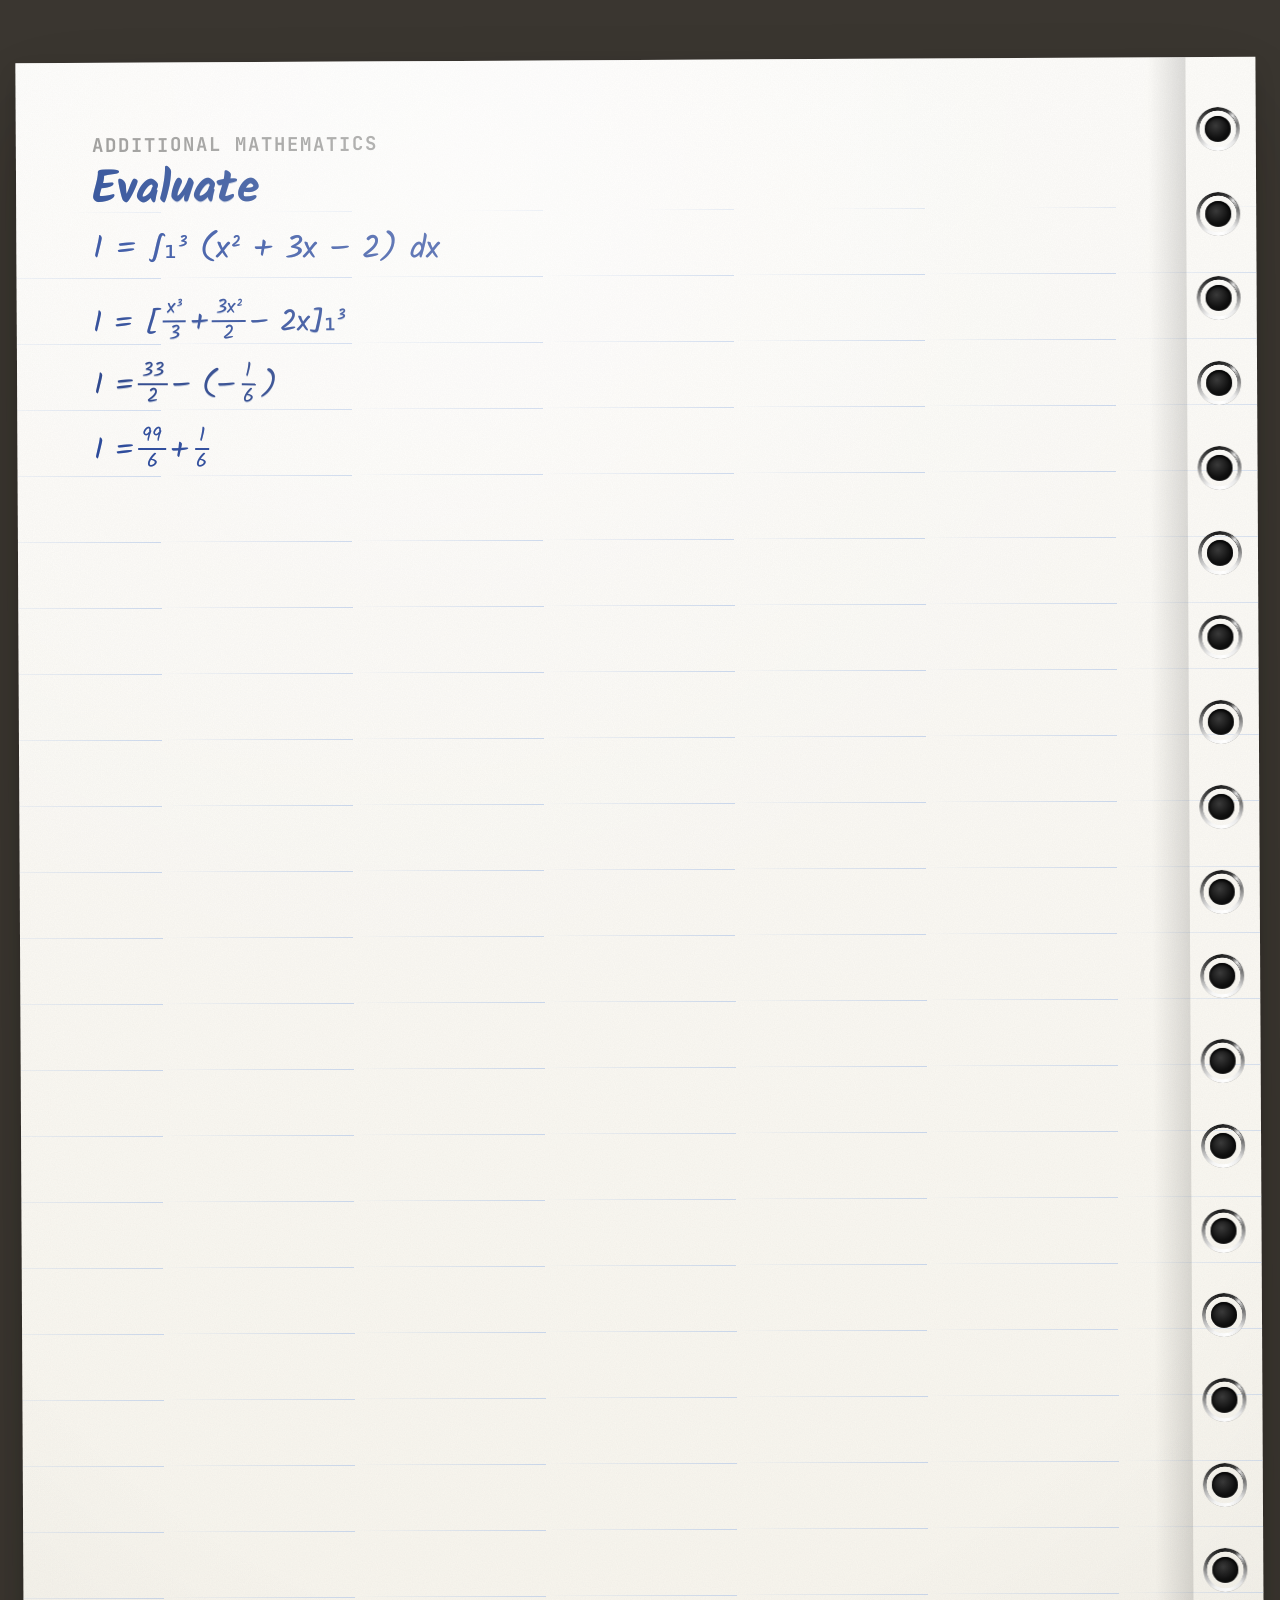
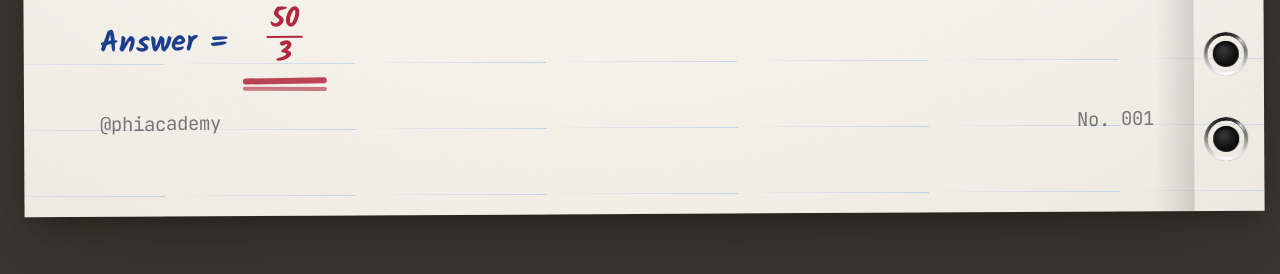
<file: index (2).html>
<!DOCTYPE html>
<html lang="en">
<head>
<meta charset="UTF-8">
<meta name="viewport" content="width=device-width, initial-scale=1.0">
<title>PhiAcademy — Worked Solution Card</title>
<link rel="preconnect" href="https://fonts.googleapis.com">
<link rel="preconnect" href="https://fonts.gstatic.com" crossorigin>
<link href="https://fonts.googleapis.com/css2?family=Kalam:wght@400;700&family=Patrick+Hand&family=JetBrains+Mono:wght@400;500;700&display=swap" rel="stylesheet">
<style>
  :root{
    --paper:#fdfcf9;
    --paper-warm:#f7f4ec;
    --rule-blue:#b9cbe8;
    --ink-blue:#1c3f8f;
    --ink-red:#b3273e;
    --graphite:#2a2a28;
    --shadow:rgba(20,15,5,0.28);
  }

  *{box-sizing:border-box;}

  html,body{ margin:0; }

  body{
    min-height:100vh;
    display:flex;
    align-items:center;
    justify-content:center;
    background:#3a3630;
    font-family:'Patrick Hand', cursive;
  }

  .stage{ padding:60px; }
  body.embed .stage{ padding:0; background:transparent; }
  body.embed{ background:transparent; }

  /* A4 real-notebook proportions (210:297mm), not social-post 4:5 */
  .page{
    position:relative;
    width:1240px;
    height:1754px;
    background:
      radial-gradient(120% 90% at 30% 0%, rgba(255,255,255,0.55), transparent 60%),
      linear-gradient(180deg, var(--paper) 0%, var(--paper-warm) 100%);
    box-shadow:
      0 40px 90px -20px var(--shadow),
      0 10px 25px -8px rgba(0,0,0,0.35);
    overflow:hidden;
    transform:rotate(-0.3deg);
  }

  /* paper fiber grain */
  .page::before{
    content:"";
    position:absolute; inset:0;
    background-image:url("data:image/svg+xml;utf8,<svg xmlns='http://www.w3.org/2000/svg' width='120' height='120'><filter id='n'><feTurbulence type='fractalNoise' baseFrequency='0.85' numOctaves='3' stitchTiles='stitch'/><feColorMatrix type='matrix' values='0 0 0 0 0  0 0 0 0 0  0 0 0 0 0  0 0 0 0.045 0'/></filter><rect width='100%25' height='100%25' filter='url(%23n)'/></svg>");
    opacity:0.6;
    pointer-events:none;
    z-index:1;
  }

  /* soft top-down lighting sheen + gentle focus falloff toward the edges,
     approximating a real macro photo rather than a flat scan */
  .page::after{
    content:"";
    position:absolute; inset:0;
    background:
      radial-gradient(140% 120% at 46% 34%, transparent 46%, rgba(0,0,0,0.05) 78%, rgba(0,0,0,0.13) 100%),
      radial-gradient(70% 40% at 35% 6%, rgba(255,255,255,0.35), transparent 70%);
    pointer-events:none;
    z-index:6;
  }

  /* ---- ruled lines — no left margin rule, matches the photo ---- */
  .rules{
    position:absolute;
    top:150px; left:0; right:0; bottom:0;
    background-image:repeating-linear-gradient(
      to bottom,
      transparent 0,
      transparent 65px,
      var(--rule-blue) 66px
    );
    opacity:0.75;
    z-index:1;
  }

  /* ---- spiral binding: right edge, slightly out of focus like a real
         close photo where the coil sits just past the depth of field ---- */
  .spiral-wrap{
    position:absolute;
    top:0; right:0; bottom:0;
    width:76px;
    z-index:5;
    filter:blur(0.7px) saturate(0.9);
  }
  .spiral{
    height:100%;
    display:flex;
    flex-direction:column;
    justify-content:space-evenly;
    align-items:center;
  }
  .spiral span{
    position:relative;
    width:26px; height:26px;
    border-radius:50%;
    background: radial-gradient(circle at 42% 38%, #3a3a3a 0%, #111 55%, #000 100%);
    box-shadow:
      inset 0 2px 3px rgba(0,0,0,0.9),
      inset 0 -1px 1px rgba(255,255,255,0.05),
      0 1px 1px rgba(255,255,255,0.25);
  }
  .spiral span::before{
    content:"";
    position:absolute;
    top:-9px; left:-9px;
    width:44px; height:44px;
    border-radius:50%;
    background:
      conic-gradient(from 210deg,
        #f5f5f5 0deg, #b8b8b8 40deg, #4a4a4a 90deg, #1a1a1a 140deg,
        #3a3a3a 180deg, #7a7a7a 230deg, #e8e8e8 280deg, #ffffff 320deg, #f5f5f5 360deg);
    -webkit-mask: radial-gradient(circle, transparent 58%, #000 60%, #000 84%, transparent 86%);
            mask: radial-gradient(circle, transparent 58%, #000 60%, #000 84%, transparent 86%);
    filter: drop-shadow(2px 3px 2px rgba(0,0,0,0.5));
  }
  .spiral span::after{
    content:"";
    position:absolute;
    top:-9px; left:-9px;
    width:44px; height:44px;
    border-radius:50%;
    background: conic-gradient(from 30deg, transparent 0deg, rgba(255,255,255,0.9) 18deg, transparent 45deg, transparent 360deg);
    -webkit-mask: radial-gradient(circle, transparent 60%, #000 61%, #000 68%, transparent 69%);
            mask: radial-gradient(circle, transparent 60%, #000 61%, #000 68%, transparent 69%);
    opacity:0.95;
  }
  .spiral-shadow{
    position:absolute;
    top:0; right:70px; bottom:0;
    width:38px;
    background:linear-gradient(to left, rgba(0,0,0,0.13), transparent);
    z-index:4;
  }

  /* ---- content ---- */
  .content{
    position:relative;
    z-index:2;
    padding:70px 110px 80px 76px;
    height:100%;
    display:flex;
    flex-direction:column;
  }

  .eyebrow{
    font-family:'JetBrains Mono', monospace;
    font-size:19px;
    font-weight:700;
    letter-spacing:2px;
    color:var(--graphite);
    text-transform:uppercase;
    opacity:0.5;
    margin-bottom:10px;
  }

  /* every handwritten line gets ink-pen styling: consistent stroke via the
     handwriting font, plus a faint bleed shadow to mimic pen pressure into
     the paper fiber, rather than crisp vector-clean type */
  .ink{
    color:var(--ink-blue);
    text-shadow:0 0.4px 0 rgba(28,63,143,0.30);
  }

  .heading{
    font-family:'Kalam', cursive;
    font-weight:700;
    font-size:46px;
    margin:0 0 6px 0;
    line-height:1;
  }

  .problem{
    font-family:'Kalam', cursive;
    font-size:32px;
    line-height:66px;
    margin-bottom:0;
  }

  .steps{
    margin-top:4px;
    display:flex;
    flex-direction:column;
    flex:1;
  }

  .step{
    font-family:'Kalam', cursive;
    font-size:30px;
    line-height:66px;
    height:66px;
    display:flex;
    align-items:center;
    white-space:nowrap;
    overflow:hidden;
    text-overflow:ellipsis;
  }

  /* stacked fraction, built from the fraction-parsing helper below */
  .frac{
    display:inline-flex;
    flex-direction:column;
    align-items:center;
    vertical-align:middle;
    margin:0 4px;
    line-height:1.05;
    font-size:0.66em;
    transform:translateY(-2px);
  }
  .frac .num{ padding:0 4px 1px; border-bottom:2.5px solid currentColor; }
  .frac .den{ padding:2px 4px 0; }

  /* inline red-pen emphasis / corrective marks, written as **text** */
  .redpen{ color:var(--ink-red); text-shadow:0 0.4px 0 rgba(179,39,62,0.3); }

  .answer-block{
    margin-top:auto;
    padding-top:22px;
    display:flex;
    align-items:baseline;
    gap:20px;
  }
  .answer-label{
    font-family:'Kalam', cursive;
    font-size:30px;
    font-weight:700;
    color:var(--ink-blue);
  }
  .answer-value{
    font-family:'Kalam', cursive;
    font-weight:700;
    font-size:42px;
    color:var(--ink-red);
    position:relative;
    padding:2px 14px;
  }
  .answer-value::after{
    content:"";
    position:absolute;
    left:-6px; right:-6px; bottom:-9px;
    height:6px;
    background:var(--ink-red);
    opacity:0.85;
    transform:rotate(-0.7deg);
    border-radius:3px;
  }
  .answer-value::before{
    content:"";
    position:absolute;
    left:-6px; right:-6px; bottom:-16px;
    height:4px;
    background:var(--ink-red);
    opacity:0.6;
    transform:rotate(0.5deg);
    border-radius:3px;
  }

  .footer{
    margin-top:36px;
    display:flex;
    justify-content:space-between;
    align-items:flex-end;
    font-family:'JetBrains Mono', monospace;
    font-size:19px;
    color:var(--graphite);
    opacity:0.6;
  }
</style>
</head>
<body>
<div class="stage">
  <div class="page" id="solution-card">
    <div class="rules"></div>
    <div class="spiral-shadow"></div>
    <div class="spiral-wrap"><div class="spiral" id="spiralHoles"></div></div>
    <div class="content">
      <div class="eyebrow js-topic">Additional Mathematics</div>
      <h1 class="heading ink js-heading">Evaluate</h1>
      <div class="problem ink js-problem"></div>
      <div class="steps js-steps"></div>
      <div class="answer-block">
        <span class="answer-label">Answer =</span>
        <span class="answer-value js-answer"></span>
      </div>
      <div class="footer">
        <span class="js-handle">@phiacademy</span>
        <span class="js-cardno">No. 001</span>
      </div>
    </div>
  </div>
</div>

<script>
  const params = new URLSearchParams(window.location.search);
  function qp(name, fallback){
    const v = params.get(name);
    return v ? v : fallback;
  }

  if (qp('embed','') === '1') document.body.classList.add('embed');

  /* --- lightweight inline math renderer ---
     Supports:
       **text**   -> red-pen emphasis (corrective mark / final result)
       a/b        -> stacked fraction (short numeric/variable tokens only,
                     so normal dates/URLs elsewhere never trigger it)
       x^2        -> true superscript (Gemini's Unicode ² etc. also works
                     untouched, since this only rewrites explicit ^n)     */
  function renderInline(text){
    const div = document.createElement('div');
    div.textContent = text;
    let escaped = div.innerHTML;

    escaped = escaped.replace(/\*\*(.+?)\*\*/g, '<span class="redpen">$1</span>');
    escaped = escaped.replace(/\^(-?[A-Za-z0-9]+)/g, '<sup>$1</sup>');
    escaped = escaped.replace(
      /([A-Za-z0-9²³¹⁰⁴⁵⁶⁷⁸⁹π]{1,6})\/([A-Za-z0-9²³¹⁰⁴⁵⁶⁷⁸⁹π]{1,6})/g,
      '<span class="frac"><span class="num">$1</span><span class="den">$2</span></span>'
    );
    return escaped;
  }

  /* per-line handwriting jitter — small random rotate/shift so lines don't
     sit in a perfectly mechanical grid, matching "genuinely human" writing */
  function jitter(el){
    const rot = (Math.random() * 0.9 - 0.45).toFixed(2);
    const shiftY = (Math.random() * 3 - 1.5).toFixed(1);
    const shiftX = (Math.random() * 2 - 1).toFixed(1);
    el.style.transform = `rotate(${rot}deg) translate(${shiftX}px, ${shiftY}px)`;

    /* tiny ink saturation/lightness variance per line, like a real ballpoint
       running slightly drier or wetter from line to line */
    const lightness = 34 + (Math.random() * 6 - 3);
    const saturation = 63 + (Math.random() * 8 - 4);
    if (el.classList.contains('ink') || el.classList.contains('step')) {
      el.style.color = `hsl(224, ${saturation.toFixed(0)}%, ${lightness.toFixed(0)}%)`;
    }
  }

  document.querySelector('.js-topic').textContent = qp('topic', 'Additional Mathematics');
  document.querySelector('.js-heading').textContent = qp('heading', 'Evaluate');

  const problemEl = document.querySelector('.js-problem');
  problemEl.innerHTML = renderInline(qp('problem', 'I = ∫₁³ (x² + 3x − 2) dx'));
  jitter(problemEl);

  document.querySelector('.js-answer').innerHTML = renderInline(qp('answer', '50/3'));
  document.querySelector('.js-handle').textContent = qp('handle', '@phiacademy');
  document.querySelector('.js-cardno').textContent = 'No. ' + qp('cardno', '001');

  const stepsRaw = qp('steps', 'I = [x³/3 + 3x²/2 − 2x]₁³|I = 33/2 − (−1/6)|I = 99/6 + 1/6');
  const stepsWrap = document.querySelector('.js-steps');
  stepsRaw.split('|').forEach((line) => {
    const el = document.createElement('div');
    el.className = 'step ink';
    el.innerHTML = renderInline(line);
    stepsWrap.appendChild(el);
    jitter(el);
  });

  const spiral = document.getElementById('spiralHoles');
  for (let i = 0; i < 20; i++){
    const s = document.createElement('span');
    spiral.appendChild(s);
  }
</script>
</body>
</html>
</file>
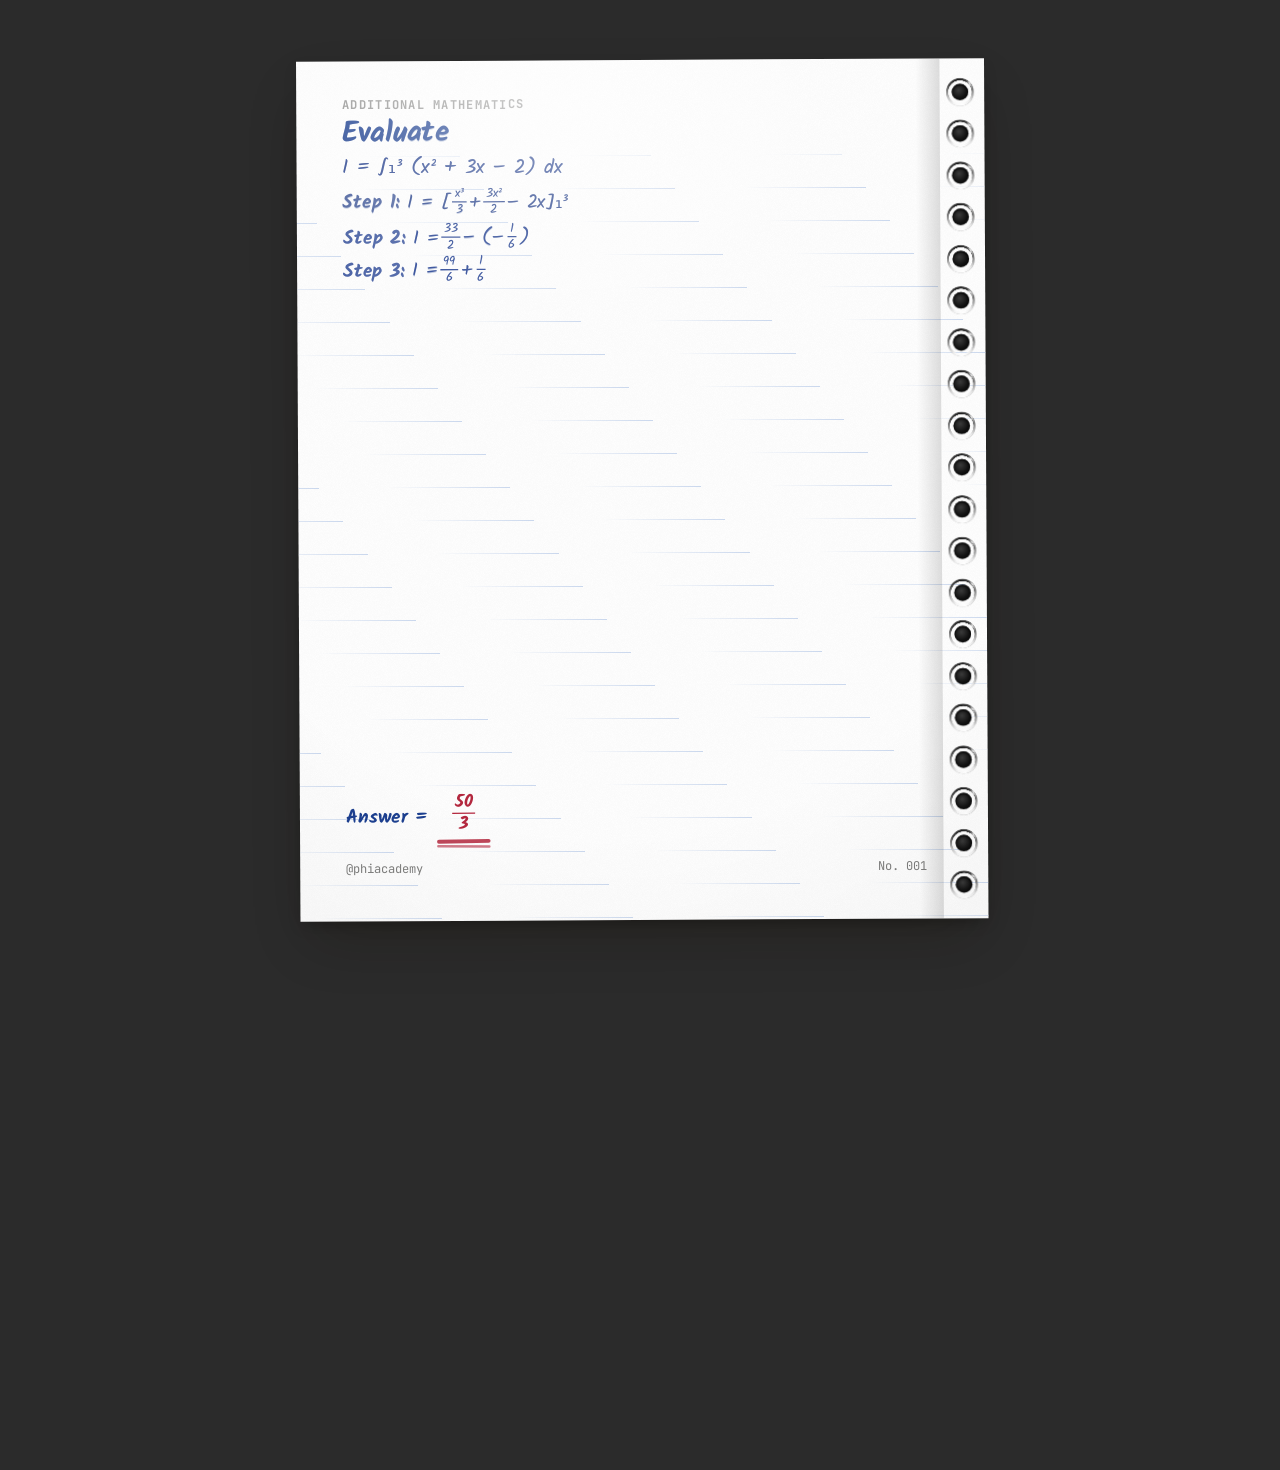
<file: solution-notebook-card.html>
<!DOCTYPE html>
<html lang="en">
<head>
<meta charset="UTF-8">
<meta name="viewport" content="width=device-width, initial-scale=1.0">
<title>PhiAcademy — Worked Solution Card</title>
<link rel="preconnect" href="https://fonts.googleapis.com">
<link rel="preconnect" href="https://fonts.gstatic.com" crossorigin>
<link href="https://fonts.googleapis.com/css2?family=Kalam:wght@400;700&family=Patrick+Hand&family=JetBrains+Mono:wght@400;500;700&display=swap" rel="stylesheet">
<style>
  :root{
    --paper:#fdfcf9;
    --paper-warm:#f7f4ec;
    --rule-blue:#b9cbe8;
    --ink-blue:#1c3f8f;
    --ink-red:#b3273e;
    --graphite:#2a2a28;
    --shadow:rgba(20,15,5,0.28);
  }

  *{box-sizing:border-box;}

  html,body{ margin:0; }

  body{
    min-height:100vh;
    display:flex;
    align-items:center;
    justify-content:center;
    background:#2b2b2b;
    font-family:'Patrick Hand', cursive;
  }

  .stage{ padding:60px; }
  body.embed .stage{ padding:0; background:transparent; }
  body.embed{ background:transparent; }

  /* preview mode only: the page scales down via JS (see fitStage below)
     using this transform-origin, so it always fits the viewport instead
     of rendering at full 1240x1754 and forcing zoom/scroll on a phone */
  .page{ transform-origin:top center; }

  /* A4 real-notebook proportions (210:297mm), not social-post 4:5 */
  .page{
    position:relative;
    width:1080px;
    height:1350px;
    background:#ffffff;
    box-shadow:
      0 40px 90px -20px var(--shadow),
      0 10px 25px -8px rgba(0,0,0,0.35);
    overflow:hidden;
    transform:rotate(-0.3deg);
  }

  /* paper fiber grain */
  .page::before{
    content:"";
    position:absolute; inset:0;
    background-image:url("data:image/svg+xml;utf8,<svg xmlns='http://www.w3.org/2000/svg' width='120' height='120'><filter id='n'><feTurbulence type='fractalNoise' baseFrequency='0.85' numOctaves='3' stitchTiles='stitch'/><feColorMatrix type='matrix' values='0 0 0 0 0  0 0 0 0 0  0 0 0 0 0  0 0 0 0.045 0'/></filter><rect width='100%25' height='100%25' filter='url(%23n)'/></svg>");
    opacity:0.6;
    pointer-events:none;
    z-index:1;
  }

  /* soft top-down lighting sheen + gentle focus falloff toward the edges,
     approximating a real macro photo rather than a flat scan */
  .page::after{
    content:"";
    position:absolute; inset:0;
    background:
      radial-gradient(140% 120% at 46% 34%, transparent 46%, rgba(0,0,0,0.04) 78%, rgba(0,0,0,0.10) 100%),
      radial-gradient(70% 40% at 35% 6%, rgba(255,255,255,0.5), transparent 70%);
    pointer-events:none;
    z-index:6;
  }

  /* ---- ruled lines — no left margin rule, matches the photo ---- */
  .rules{
    position:absolute;
    top:150px; left:0; right:0; bottom:0;
    background-image:repeating-linear-gradient(
      to bottom,
      transparent 0,
      transparent 51px,
      var(--rule-blue) 52px
    );
    opacity:0.75;
    z-index:1;
  }

  /* ---- spiral binding: right edge, slightly out of focus like a real
         close photo where the coil sits just past the depth of field ---- */
  .spiral-wrap{
    position:absolute;
    top:0; right:0; bottom:0;
    width:76px;
    z-index:5;
    filter:blur(0.7px) saturate(0.9);
  }
  .spiral{
    height:100%;
    display:flex;
    flex-direction:column;
    justify-content:space-evenly;
    align-items:center;
  }
  .spiral span{
    position:relative;
    width:26px; height:26px;
    border-radius:50%;
    background: radial-gradient(circle at 42% 38%, #3a3a3a 0%, #111 55%, #000 100%);
    box-shadow:
      inset 0 2px 3px rgba(0,0,0,0.9),
      inset 0 -1px 1px rgba(255,255,255,0.05),
      0 1px 1px rgba(255,255,255,0.25);
  }
  .spiral span::before{
    content:"";
    position:absolute;
    top:-9px; left:-9px;
    width:44px; height:44px;
    border-radius:50%;
    background:
      conic-gradient(from 210deg,
        #f5f5f5 0deg, #b8b8b8 40deg, #4a4a4a 90deg, #1a1a1a 140deg,
        #3a3a3a 180deg, #7a7a7a 230deg, #e8e8e8 280deg, #ffffff 320deg, #f5f5f5 360deg);
    -webkit-mask: radial-gradient(circle, transparent 58%, #000 60%, #000 84%, transparent 86%);
            mask: radial-gradient(circle, transparent 58%, #000 60%, #000 84%, transparent 86%);
    filter: drop-shadow(2px 3px 2px rgba(0,0,0,0.5));
  }
  .spiral span::after{
    content:"";
    position:absolute;
    top:-9px; left:-9px;
    width:44px; height:44px;
    border-radius:50%;
    background: conic-gradient(from 30deg, transparent 0deg, rgba(255,255,255,0.9) 18deg, transparent 45deg, transparent 360deg);
    -webkit-mask: radial-gradient(circle, transparent 60%, #000 61%, #000 68%, transparent 69%);
            mask: radial-gradient(circle, transparent 60%, #000 61%, #000 68%, transparent 69%);
    opacity:0.95;
  }
  .spiral-shadow{
    position:absolute;
    top:0; right:70px; bottom:0;
    width:38px;
    background:linear-gradient(to left, rgba(0,0,0,0.13), transparent);
    z-index:4;
  }

  /* ---- content ---- */
  .content{
    position:relative;
    z-index:2;
    padding:56px 96px 70px 72px;
    height:100%;
    display:flex;
    flex-direction:column;
  }

  .eyebrow{
    font-family:'JetBrains Mono', monospace;
    font-size:19px;
    font-weight:700;
    letter-spacing:2px;
    color:var(--graphite);
    text-transform:uppercase;
    opacity:0.5;
    margin-bottom:10px;
  }

  /* every handwritten line gets ink-pen styling: consistent stroke via the
     handwriting font, plus a faint bleed shadow to mimic pen pressure into
     the paper fiber, rather than crisp vector-clean type */
  .ink{
    color:var(--ink-blue);
    text-shadow:0 0.4px 0 rgba(28,63,143,0.30);
  }

  .heading{
    font-family:'Kalam', cursive;
    font-weight:700;
    font-size:46px;
    margin:0 0 6px 0;
    line-height:1;
  }

  .problem{
    font-family:'Kalam', cursive;
    font-size:32px;
    line-height:52px;
    margin-bottom:0;
  }

  .steps{
    margin-top:4px;
    display:flex;
    flex-direction:column;
    flex:1;
  }

  .step{
    font-family:'Kalam', cursive;
    font-size:30px;
    line-height:52px;
    height:52px;
    display:flex;
    align-items:center;
    white-space:nowrap;
    overflow:hidden;
    text-overflow:ellipsis;
  }
  .step .stepnum{
    font-weight:700;
    margin-right:12px;
    opacity:0.85;
    flex-shrink:0;
  }

  /* stacked fraction, built from the fraction-parsing helper below */
  .frac{
    display:inline-flex;
    flex-direction:column;
    align-items:center;
    vertical-align:middle;
    margin:0 4px;
    line-height:1.05;
    font-size:0.66em;
    transform:translateY(-2px);
  }
  .frac .num{ padding:0 4px 1px; border-bottom:2.5px solid currentColor; }
  .frac .den{ padding:2px 4px 0; }

  /* inline red-pen emphasis / corrective marks, written as **text** */
  .redpen{ color:var(--ink-red); text-shadow:0 0.4px 0 rgba(179,39,62,0.3); }

  .answer-block{
    margin-top:auto;
    padding-top:22px;
    display:flex;
    align-items:baseline;
    gap:20px;
  }
  .answer-label{
    font-family:'Kalam', cursive;
    font-size:30px;
    font-weight:700;
    color:var(--ink-blue);
  }
  .answer-value{
    font-family:'Kalam', cursive;
    font-weight:700;
    font-size:42px;
    color:var(--ink-red);
    position:relative;
    padding:2px 14px;
  }
  .answer-value::after{
    content:"";
    position:absolute;
    left:-6px; right:-6px; bottom:-9px;
    height:6px;
    background:var(--ink-red);
    opacity:0.85;
    transform:rotate(-0.7deg);
    border-radius:3px;
  }
  .answer-value::before{
    content:"";
    position:absolute;
    left:-6px; right:-6px; bottom:-16px;
    height:4px;
    background:var(--ink-red);
    opacity:0.6;
    transform:rotate(0.5deg);
    border-radius:3px;
  }

  .footer{
    margin-top:36px;
    display:flex;
    justify-content:space-between;
    align-items:flex-end;
    font-family:'JetBrains Mono', monospace;
    font-size:19px;
    color:var(--graphite);
    opacity:0.6;
  }
</style>
</head>
<body>
<div class="stage">
  <div class="page" id="solution-card">
    <div class="rules"></div>
    <div class="spiral-shadow"></div>
    <div class="spiral-wrap"><div class="spiral" id="spiralHoles"></div></div>
    <div class="content">
      <div class="eyebrow js-topic">Additional Mathematics</div>
      <h1 class="heading ink js-heading">Evaluate</h1>
      <div class="problem ink js-problem"></div>
      <div class="steps js-steps"></div>
      <div class="answer-block">
        <span class="answer-label">Answer =</span>
        <span class="answer-value js-answer"></span>
      </div>
      <div class="footer">
        <span class="js-handle">@phiacademy</span>
        <span class="js-cardno">No. 001</span>
      </div>
    </div>
  </div>
</div>

<script>
  const params = new URLSearchParams(window.location.search);
  function qp(name, fallback){
    const v = params.get(name);
    return v ? v : fallback;
  }

  if (qp('embed','') === '1') document.body.classList.add('embed');

  /* --- lightweight inline math renderer ---
     Supports:
       **text**   -> red-pen emphasis (corrective mark / final result)
       a/b        -> stacked fraction (short numeric/variable tokens only,
                     so normal dates/URLs elsewhere never trigger it)
       x^2        -> true superscript (Gemini's Unicode ² etc. also works
                     untouched, since this only rewrites explicit ^n)     */
  function renderInline(text){
    const div = document.createElement('div');
    div.textContent = text;
    let escaped = div.innerHTML;

    escaped = escaped.replace(/\*\*(.+?)\*\*/g, '<span class="redpen">$1</span>');
    escaped = escaped.replace(/\^(-?[A-Za-z0-9]+)/g, '<sup>$1</sup>');
    escaped = escaped.replace(
      /([A-Za-z0-9²³¹⁰⁴⁵⁶⁷⁸⁹π]{1,6})\/([A-Za-z0-9²³¹⁰⁴⁵⁶⁷⁸⁹π]{1,6})/g,
      '<span class="frac"><span class="num">$1</span><span class="den">$2</span></span>'
    );
    return escaped;
  }

  /* per-line handwriting jitter — small random rotate/shift so lines don't
     sit in a perfectly mechanical grid, matching "genuinely human" writing */
  function jitter(el){
    const rot = (Math.random() * 0.9 - 0.45).toFixed(2);
    const shiftY = (Math.random() * 3 - 1.5).toFixed(1);
    const shiftX = (Math.random() * 2 - 1).toFixed(1);
    el.style.transform = `rotate(${rot}deg) translate(${shiftX}px, ${shiftY}px)`;

    /* tiny ink saturation/lightness variance per line, like a real ballpoint
       running slightly drier or wetter from line to line */
    const lightness = 34 + (Math.random() * 6 - 3);
    const saturation = 63 + (Math.random() * 8 - 4);
    if (el.classList.contains('ink') || el.classList.contains('step')) {
      el.style.color = `hsl(224, ${saturation.toFixed(0)}%, ${lightness.toFixed(0)}%)`;
    }
  }

  document.querySelector('.js-topic').textContent = qp('topic', 'Additional Mathematics');
  document.querySelector('.js-heading').textContent = qp('heading', 'Evaluate');

  const problemEl = document.querySelector('.js-problem');
  problemEl.innerHTML = renderInline(qp('problem', 'I = ∫₁³ (x² + 3x − 2) dx'));
  jitter(problemEl);

  document.querySelector('.js-answer').innerHTML = renderInline(qp('answer', '50/3'));
  document.querySelector('.js-handle').textContent = qp('handle', '@phiacademy');
  document.querySelector('.js-cardno').textContent = 'No. ' + qp('cardno', '001');

  const stepsRaw = qp('steps', 'I = [x³/3 + 3x²/2 − 2x]₁³|I = 33/2 − (−1/6)|I = 99/6 + 1/6');
  const stepsWrap = document.querySelector('.js-steps');
  stepsRaw.split('|').forEach((line, i) => {
    const el = document.createElement('div');
    el.className = 'step ink';
    el.innerHTML = `<span class="stepnum">Step ${i + 1}:</span>` + renderInline(line);
    stepsWrap.appendChild(el);
    jitter(el);
  });

  const spiral = document.getElementById('spiralHoles');
  for (let i = 0; i < 20; i++){
    const s = document.createElement('span');
    spiral.appendChild(s);
  }

  /* fit the card to whatever viewport it's opened in — phones included —
     unless embed=1, where ScreenshotOne needs the true fixed 1240x1754px
     render with no scaling applied. */
  function fitStage(){
    if (document.body.classList.contains('embed')) return;
    const page = document.querySelector('.page');
    const availW = window.innerWidth - 40;
    const availH = window.innerHeight - 40;
    const scale = Math.min(availW / 1080, availH / 1350, 1);
    page.style.transform = `rotate(-0.3deg) scale(${scale})`;
  }
  fitStage();
  window.addEventListener('resize', fitStage);
</script>
</body>
</html>
</file>
